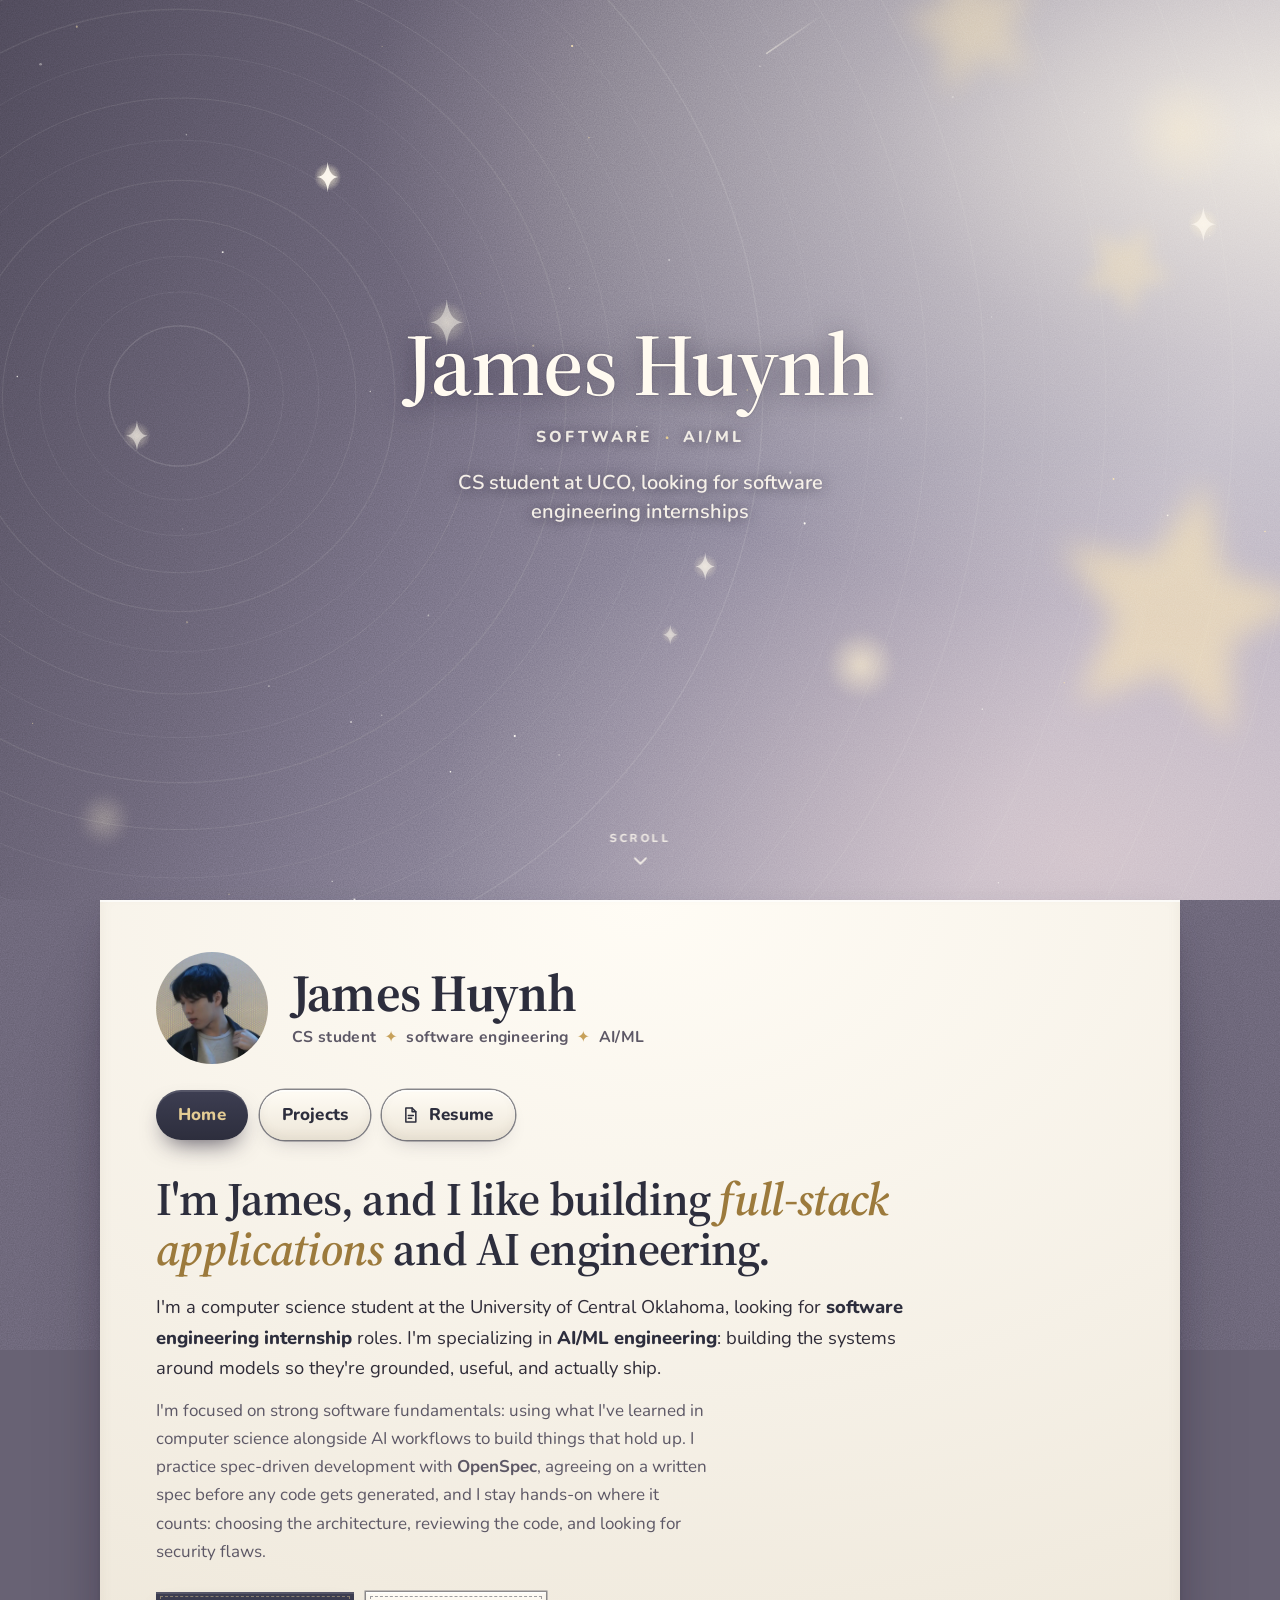
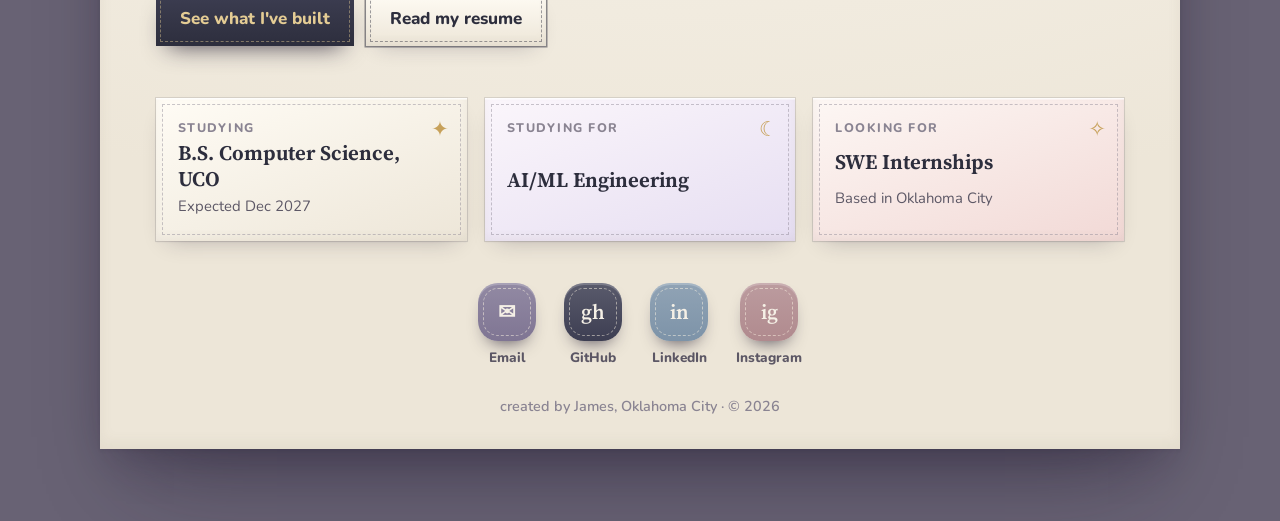
<file: index.html>
<!DOCTYPE html>
<html lang="en">
<head>
  <meta charset="UTF-8" />
  <meta name="viewport" content="width=device-width, initial-scale=1.0, viewport-fit=cover" />
  <title>James Huynh</title>
  <meta name="author" content="James Huynh" />
  <meta name="description" content="James Huynh, computer science student at the University of Central Oklahoma looking for software engineering internships, specializing in AI/ML engineering." />
  <meta name="theme-color" content="#686274" />
  <meta name="referrer" content="strict-origin-when-cross-origin" />

  <meta property="og:title" content="James Huynh" />
  <meta property="og:description" content="CS student looking for software engineering internships, specializing in AI/ML engineering." />
  <meta property="og:type" content="website" />
  <meta property="og:url" content="https://dearhuynh.com" />
  <meta property="og:image" content="https://dearhuynh.com/img/james.jpg" />

  <link rel="icon" href="data:image/svg+xml,%3Csvg xmlns='http://www.w3.org/2000/svg' viewBox='0 0 32 32'%3E%3Ccircle cx='16' cy='16' r='15' fill='%23686274'/%3E%3Cpath d='M16 5c.9 6.2 4.8 10.1 11 11-6.2.9-10.1 4.8-11 11-.9-6.2-4.8-10.1-11-11 6.2-.9 10.1-4.8 11-11z' fill='%23ffe8b0'/%3E%3C/svg%3E" />
  <link rel="preconnect" href="https://fonts.googleapis.com" />
  <link rel="preconnect" href="https://fonts.gstatic.com" crossorigin />
  <link href="https://fonts.googleapis.com/css2?family=Nunito:wght@400;600;700;800&family=Source+Serif+4:ital,opsz,wght@0,8..60,400..700;1,8..60,400..700&display=swap" rel="stylesheet" />
  <link rel="stylesheet" href="css/theme.css?v=20261110a" />
  <link rel="stylesheet" href="css/site.css?v=20261110a" />
  <script>document.documentElement.classList.add('js');</script>
</head>
<body>
  <a class="skip" href="#stage">Skip to content</a>

  <div class="sky" aria-hidden="true">
    <canvas class="sky-canvas"></canvas>
    <div class="bokeh">
      <span class="b1"><svg viewBox="0 0 100 100"><path d="M50 4l13 30 32 3-24 21 7 32-28-17-28 17 7-32L5 37l32-3z"/></svg></span>
      <span class="b2"><svg viewBox="0 0 100 100"><path d="M50 4l13 30 32 3-24 21 7 32-28-17-28 17 7-32L5 37l32-3z"/></svg></span>
      <span class="b3"><svg viewBox="0 0 100 100"><path d="M50 4l13 30 32 3-24 21 7 32-28-17-28 17 7-32L5 37l32-3z"/></svg></span>
      <i class="b4"></i><i class="b5"></i><i class="b6"></i>
    </div>
  </div>
  <div class="grain" aria-hidden="true"></div>

  <div class="stage" id="stage">
    <header class="sky-intro" aria-hidden="true">
      <p class="sky-name">James Huynh</p>
      <p class="sky-tag">Software <i>·</i> AI/ML</p>
      <p class="sky-line">CS student at UCO, looking for software engineering internships</p>
      <a class="sky-cue" href="#home" data-to-card tabindex="-1">
        <span>scroll</span>
        <svg viewBox="0 0 24 24"><path d="M6 9l6 6 6-6" /></svg>
      </a>
    </header>
    <div class="plush">

      <header class="crest">
        <div class="avatar">
          <img src="img/james.jpg" alt="Photo of James" width="480" height="480" fetchpriority="high" />
        </div>
        <div class="crest-text">
          <h1>James Huynh</h1>
          <p class="tagline">CS student <i>✦</i> software engineering <i>✦</i> AI/ML</p>
        </div>
      </header>

      <nav class="pills" aria-label="Sections">
        <a class="pill" href="#home" data-view="home" aria-current="page">
          <span>Home</span>
        </a>
        <a class="pill" href="#projects" data-view="projects">
          <span>Projects</span>
        </a>
        <a class="pill" href="#resume" data-view="resume">
          <svg viewBox="0 0 24 24" aria-hidden="true"><path d="M7 3.5h7.5L19 8v12.5H7z" /><path d="M14.5 3.5V8H19M10 12.5h6M10 16h4" /></svg>
          <span>Resume</span>
        </a>
      </nav>

      <main class="views">

        <section class="view" id="home" data-view-panel="home" aria-label="About me">
          <div class="home-grid">
            <div class="hello">
              <h2 data-rise>I'm James, and I like building <em>full‑stack applications</em> and AI engineering.</h2>
              <p class="lead" data-rise>
                I'm a computer science student at the University of Central Oklahoma, looking for
                <strong>software engineering internship</strong> roles. I'm specializing in
                <strong>AI/ML engineering</strong>: building the systems around models so they're
                grounded, useful, and actually ship.
              </p>
              <p data-rise>
                I'm focused on strong software fundamentals: using what I've learned in computer science
                alongside AI workflows to build things that hold up. I practice spec-driven development
                with <strong>OpenSpec</strong>, agreeing on a written spec before any code gets generated,
                and I stay hands-on where it counts: choosing the architecture, reviewing the code, and
                looking for security flaws.
              </p>


              <div class="cta" data-rise>
                <a class="btn btn-navy" href="#projects" data-go="projects">See what I've built</a>
                <a class="btn btn-cloth" href="#resume" data-go="resume">Read my resume</a>
              </div>
            </div>

          </div>

          <ul class="patches" aria-label="Quick facts">
            <li class="patch" data-rise>
              <span class="patch-icon" aria-hidden="true">✦</span>
              <span class="patch-label">Studying</span>
              <span class="patch-value">B.S. Computer Science, UCO</span>
              <span class="patch-sub">Expected Dec 2027</span>
            </li>
            <li class="patch" data-rise>
              <span class="patch-icon" aria-hidden="true">☾</span>
              <span class="patch-label">Studying for</span>
              <span class="patch-value">AI/ML Engineering</span>
            </li>
            <li class="patch" data-rise>
              <span class="patch-icon" aria-hidden="true">✧</span>
              <span class="patch-label">Looking for</span>
              <span class="patch-value">SWE Internships</span>
              <span class="patch-sub">Based in Oklahoma City</span>
            </li>
          </ul>
        </section>

        <section class="view" id="projects" data-view-panel="projects" aria-label="Projects">
          <header class="view-head">
            <p class="hand-note" data-rise>things I've made for real people</p>
            <h2 data-rise>Projects</h2>
          </header>

          <article class="project feature" data-rise aria-labelledby="feesh-title">
            <div class="project-top">
              <div>
                <p class="kicker"><span class="dot"></span>Client project · Twitch donations</p>
                <h3 id="feesh-title">FeeshTank</h3>
              </div>
              <ul class="chips" aria-label="What I did">
                <li>TypeScript</li><li>React</li><li>Fastify</li><li>PostgreSQL</li><li>Stripe</li><li>Twitch API</li><li>WebSockets</li>
              </ul>
            </div>

            <p class="project-lede">
              A Twitch donation app where a donation swims across the stream. Viewers draw a fish
              (or a jelly, or a star) in crayon on a fish template. The streamer approves it before it
              shows up live on their OBS overlay. Built for a client from a rough idea to a working
              product and led the technical side.
            </p>

            <div class="gallery" data-gallery>
              <button class="shot-main" type="button" aria-label="Open screenshot larger">
                <img src="img/projects/feeshtank-1.webp" alt="FeeshTank landing page: hand-drawn crayon fish, a jellyfish and a rocket swimming under the headline Every donation swims across your stream" width="1440" height="900" />
              </button>
              <div class="shot-thumbs" role="list">
                <button class="shot-thumb" type="button" role="listitem" aria-pressed="true"><img src="img/projects/feeshtank-1.webp" alt="FeeshTank landing page: hand-drawn crayon fish, a jellyfish and a rocket swimming under the headline Every donation swims across your stream" width="1440" height="900" loading="lazy" /></button>
                <button class="shot-thumb" type="button" role="listitem" aria-pressed="false"><img src="img/projects/feeshtank-2.webp" alt="The FeeshTank drawing page: a crayon fish on lined paper, a crayon palette, motion styles, and the Guppy, Koi and Whale tiers" width="1440" height="1279" loading="lazy" /></button>
                <button class="shot-thumb" type="button" role="listitem" aria-pressed="false"><img src="img/projects/feeshtank-3.webp" alt="Drawing with the tracing guide on, with a blank-paper warning above the send button" width="1440" height="1279" loading="lazy" /></button>
              </div>
            </div>

            <ol class="steps" aria-label="How it came together">
              <li>
                <h4>Requirements elicitation</h4>
                <p>Sat down with the client to turn the idea into clear, testable requirements before any code.</p>
              </li>
              <li>
                <h4>Choosing the architecture</h4>
                <p>Weighed the options against those requirements and picked the stack and structure we built on.</p>
              </li>
              <li>
                <h4>Designer + client</h4>
                <p>Worked with a graphic designer and the client to bring the look to life without losing what it needed to do.</p>
              </li>
              <li>
                <h4>Security audits + review</h4>
                <p>Ran security audits and reviewed code so what shipped was something I'd stand behind.</p>
              </li>
            </ol>
          </article>

          <article class="project" data-rise aria-labelledby="mimi-title">
            <div class="project-top">
              <div>
                <p class="kicker"><span class="dot"></span>Discord stream alert bot · built for a VTuber community</p>
                <h3 id="mimi-title">Mimi Bot</h3>
              </div>
              <ul class="chips" aria-label="Built with">
                <li>Python</li><li>discord.py</li><li>Twitch API</li><li>Google Cloud</li>
              </ul>
            </div>

            <div class="mimi">
              <div class="mimi-text">
                <h4 class="mini-head">The task</h4>
                <p>
                  The client wanted their own custom, private Discord bot to fulfill their needs. The goal
                  was to create a bot that could announce Twitch streams and have certain features.
                </p>
                <h4 class="mini-head">What the Discord bot does</h4>
                <ul class="star-list">
                  <li>Uses the Discord and Twitch APIs to send alerts to a chosen channel</li>
                  <li>When a stream ends, the embed updates to reflect the stream's end and how long it lasted</li>
                  <li>Each member gets their own custom colors and messages</li>
                  <li>Custom commands let the client control the bot's actions</li>
                </ul>
              </div>
              <div class="gallery gallery-single" data-gallery>
                <button class="shot-main" type="button" aria-label="Open screenshot larger">
                  <img src="img/projects/mimi-alerts.webp" alt="Two Mimi alerts in Discord after their streams ended, each with its own embed color, the game, how long the stream lasted, and a Visit Channel button. Usernames and stream titles are redacted." width="900" height="1286" loading="lazy" />
                </button>
              </div>
            </div>
          </article>


          <dialog class="lightbox" data-lightbox aria-label="Screenshot">
            <img alt="" />
            <button class="lightbox-close" type="button" aria-label="Close">✕</button>
          </dialog>
        </section>

        <section class="view" id="resume" data-view-panel="resume" aria-label="Resume">
          <header class="view-head resume-head">
            <div>
              <p class="hand-note" data-rise>the one-page version of me</p>
              <h2 data-rise>Resume</h2>
            </div>
            <div class="resume-actions" data-rise>
              <a class="btn btn-navy" href="resume.pdf" download="James_Huynh_Resume.pdf">Download PDF</a>
              <button class="btn btn-cloth" type="button" data-print>Print</button>
            </div>
          </header>

          <div class="paper-wrap" data-rise>
            <article class="sheet" aria-label="Resume of James Huynh">
              <header class="sheet-head">
                <h3>James Huynh</h3>
                <p class="sheet-contact">
                  <a href="tel:+14055055160">405-505-5160</a>
                  <a href="mailto:jameshuynh.dev@gmail.com">jameshuynh.dev@gmail.com</a>
                  <a href="https://www.linkedin.com/in/jameshuynh-dev/" target="_blank" rel="noopener noreferrer">linkedin.com/in/jameshuynh-dev</a>
                  <a href="https://github.com/jameshuynh-dev" target="_blank" rel="noopener noreferrer">github.com/jameshuynh-dev</a>
                  <a href="https://dearhuynh.com">dearhuynh.com</a>
                </p>
              </header>

              <section>
                <h4>Education</h4>
                <div class="item">
                  <p class="row"><b>University of Central Oklahoma</b><span>Edmond, OK</span></p>
                  <p class="row sub"><i>Bachelor of Science in Computer Science, GPA: 3.66</i><i>Expected Dec. 2027</i></p>
                </div>
                <div class="item">
                  <p class="row"><b>Oklahoma City Community College</b><span>Oklahoma City, OK</span></p>
                  <p class="row sub"><i>Associate of Science in Computer Science</i><i>2024 – 2025</i></p>
                </div>
                <p class="note"><b>Relevant Coursework:</b> Linear Algebra, Discrete Mathematics, Software Engineering, Computer Organization &amp; Architecture II, Digital Logic, C++ Programming, Cybersecurity, Statistics, Software Development</p>
                <p class="note"><b>Upcoming Coursework:</b> Artificial Intelligence, Machine Learning, Deep Learning</p>
              </section>

              <section>
                <h4>Projects</h4>
                <div class="item">
                  <p class="row"><span><b>FeeshTank</b> <span class="sep">|</span> <i>Twitch Donation App (Client Project)</i></span><span>2026</span></p>
                  <p class="note"><b>Tech Stack:</b> TypeScript, React, Node.js (Fastify), PostgreSQL, Stripe, WebSockets, Docker, Railway</p>
                  <ul>
                    <li>Built a Twitch donation app where viewers draw a fish that swims across the stream through an OBS overlay once approved by the streamer.</li>
                    <li>Led requirements elicitation with the client, defining core feature sets including donation tiers and hold-until-approved payment processing.</li>
                    <li>Architected application structure and designed user interfaces in collaboration with a graphic designer and the client.</li>
                    <li>Executed security audits and code reviews throughout development to ensure code quality and maintainability.</li>
                    <li>Wrote unit and end-to-end tests with Vitest and Playwright covering webhooks, tank logic, and the full donation flow.</li>
                  </ul>
                </div>
                <div class="item">
                  <p class="row"><span><b>Custom Alerts Discord Bot</b> <span class="sep">|</span> <i>Client Project</i></span><span>2026</span></p>
                  <p class="note"><b>Tech Stack:</b> Python, discord.py, Twitch API, Google Cloud</p>
                  <ul>
                    <li>Gathered requirements from a streaming community's organizer and built a private bot posting live embed alerts when members go live on Twitch.</li>
                    <li>Enabled custom organizer configurations for member profiles, including tailored embed colors and direct stream redirection buttons.</li>
                    <li>Automated stream status tracking to update alerts upon stream conclusion with final title, category, and total duration.</li>
                    <li>Deployed and maintained the bot on a Google Cloud VM running 24/7 for the community's live notifications.</li>
                  </ul>
                </div>
              </section>

              <section>
                <h4>Technical Skills</h4>
                <p class="note"><b>Languages:</b> Python, Java, C++, TypeScript, HTML, CSS</p>
                <p class="note"><b>Frameworks &amp; Libraries:</b> React, Node.js, Tailwind CSS</p>
                <p class="note"><b>Databases:</b> PostgreSQL</p>
                <p class="note"><b>Tools &amp; Infrastructure:</b> Git, GitHub, Docker, Railway, Google Cloud, OpenSpec</p>
              </section>

              <section>
                <h4>Experience</h4>
                <div class="item">
                  <p class="row"><b>DoorDash Delivery Driver</b><span>Oklahoma City, OK <span class="sep">|</span> 2024 – Present</span></p>
                  <p class="row sub"><i>Part-time job during studies</i></p>
                </div>
              </section>
            </article>
          </div>
        </section>

      </main>

      <footer class="hem">
        <ul class="buttons" aria-label="Find me">
          <li><a class="round" href="mailto:jameshuynh.dev@gmail.com"><span class="round-face">✉</span><span class="round-label">Email</span></a></li>
          <li><a class="round" href="https://github.com/jameshuynh-dev" target="_blank" rel="noopener noreferrer"><span class="round-face">gh</span><span class="round-label">GitHub</span></a></li>
          <li><a class="round" href="https://www.linkedin.com/in/jameshuynh-dev/" target="_blank" rel="noopener noreferrer"><span class="round-face">in</span><span class="round-label">LinkedIn</span></a></li>
          <li><a class="round" href="https://www.instagram.com/dearhuynh/" target="_blank" rel="noopener noreferrer"><span class="round-face">ig</span><span class="round-label">Instagram</span></a></li>
        </ul>
        <p class="signoff">created by James, Oklahoma City · &copy; 2026</p>
      </footer>
    </div>
  </div>

  <script src="js/sky.js?v=20261110a" defer></script>
  <script src="js/app.js?v=20261110a" defer></script>
  <script src="js/trail.js?v=20261110a" defer></script>
</body>
</html>
</file>
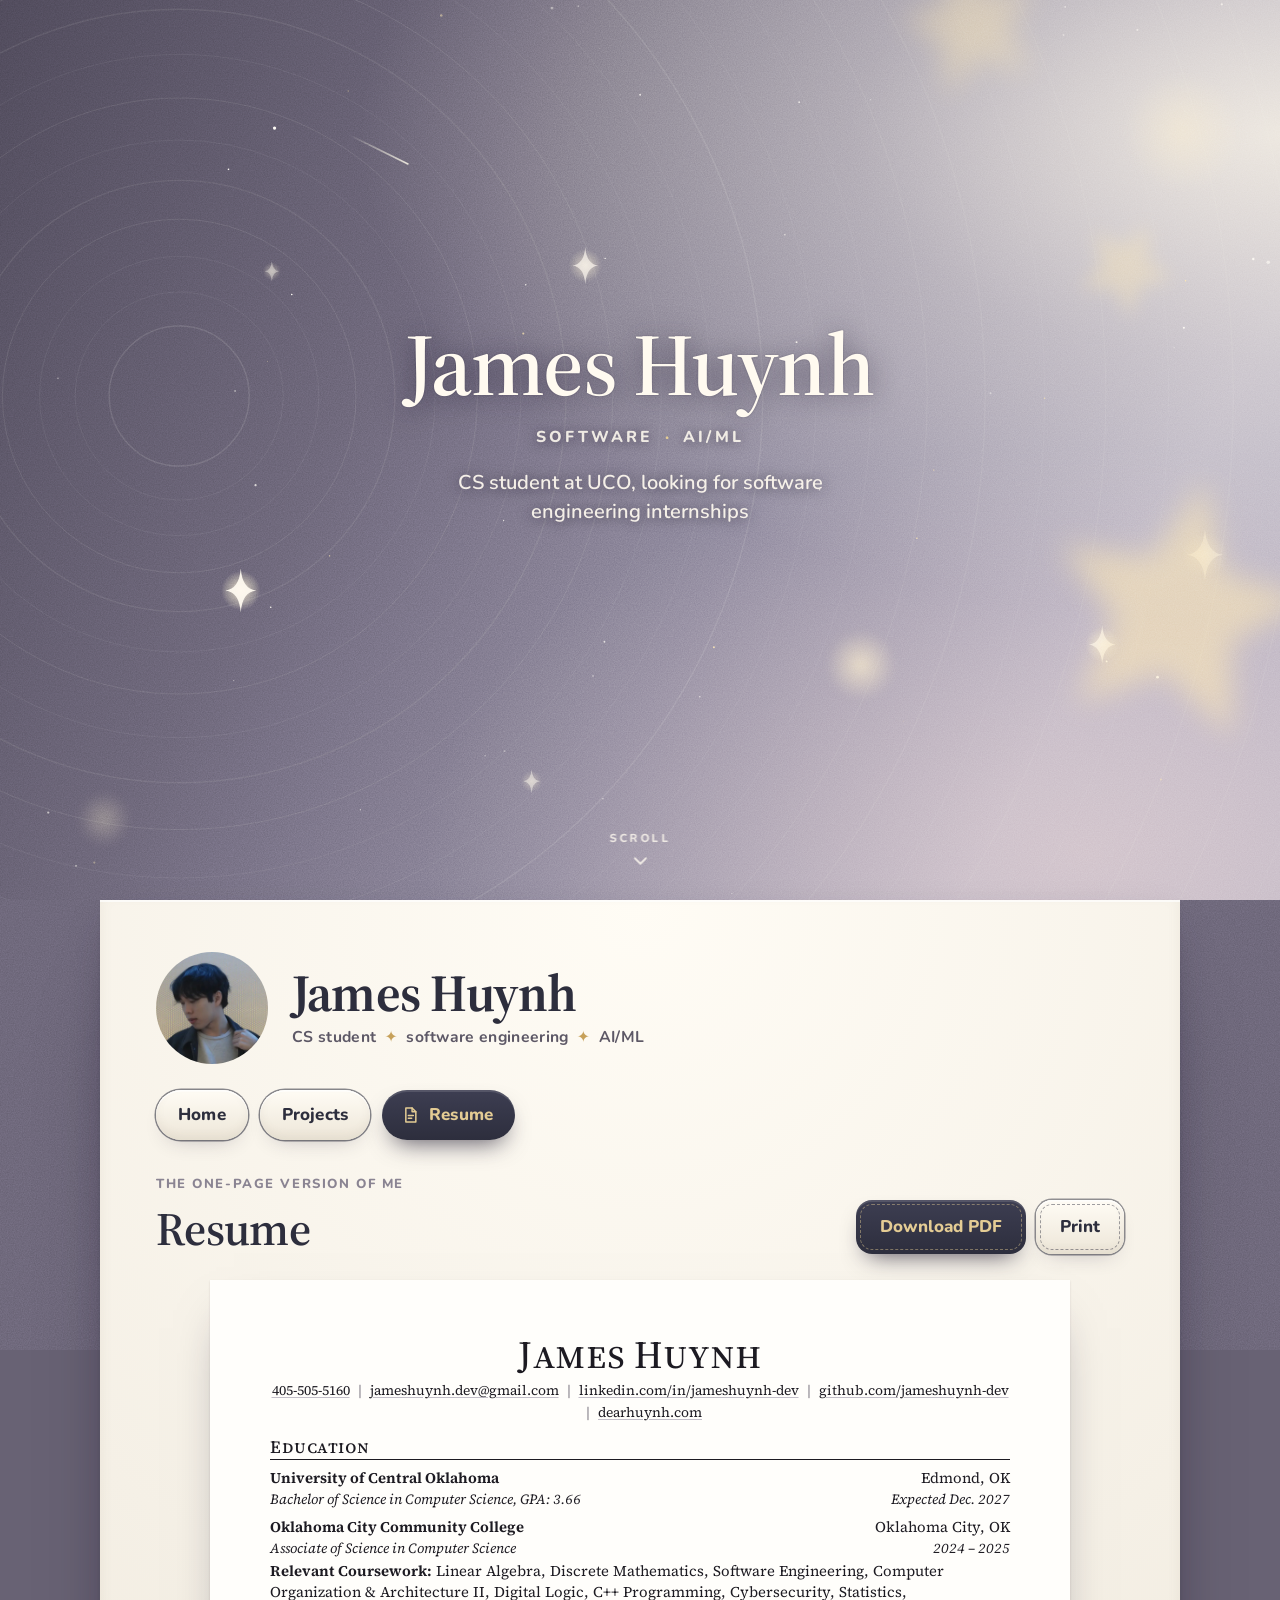
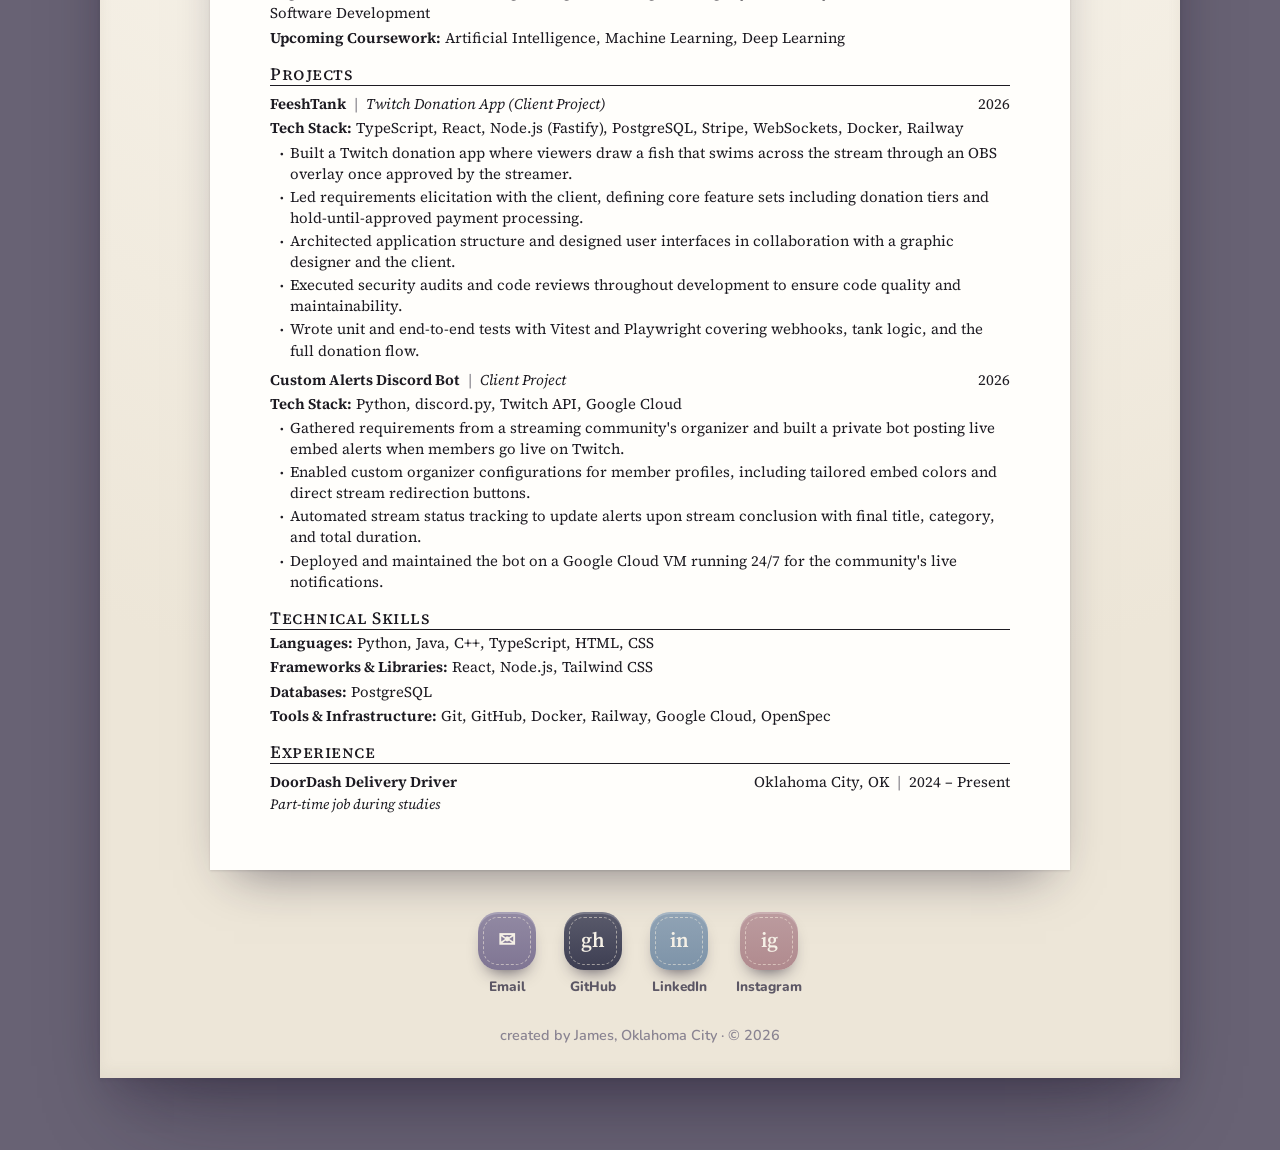
<file: resume.html>
<!DOCTYPE html>
<html lang="en">
<head>
  <meta charset="UTF-8" />
  <meta name="viewport" content="width=device-width, initial-scale=1.0" />
  <title>Resume · James Huynh</title>
  <meta name="robots" content="noindex" />
  <link rel="canonical" href="https://dearhuynh.com/#resume" />
  <meta http-equiv="refresh" content="0; url=index.html#resume" />
  <script>location.replace('index.html#resume');</script>
</head>
<body>
  <p>The resume lives on the main page now: <a href="index.html#resume">dearhuynh.com/#resume</a></p>
</body>
</html>
</file>
<file: css/theme.css>
/* palette: dusk lavender sky, cream cloth, navy and soft gold */
:root {
  --sky-deep: #4c4757;
  --sky: #686274;
  --sky-mid: #8a849a;
  --sky-soft: #b5afc0;
  --sky-glow: #ece6de;

  --cream: #f5f0e6;
  --cream-2: #ede6d8;
  --cream-3: #e2d9c7;
  --ivory: #fffcf5;

  --navy: #2d2e3d;
  --navy-2: #3d3e52;
  --ink: #2f2c38;
  --ink-soft: #5d5866;
  --ink-faint: #8a8492;

  --gold: #c7a15a;
  --gold-soft: #e4cc94;
  --gold-deep: #9c7a3c;
  --gold-glow: #ffe8b0;

  --lilac: #cbbfe0;
  --lilac-soft: #e6def2;
  --rose: #d9a7a6;
  --rose-soft: #f2d9d6;
  --sage: #9db3a8;
  --amber: #d9b27e;
  --dusk: #8e97b8;

  --font-display: "Source Serif 4", "Iowan Old Style", Georgia, serif;
  --font-body: "Nunito", ui-rounded, "SF Pro Rounded", system-ui, sans-serif;

  --radius-plush: 30px;
  --radius-patch: 22px;
  --radius-pill: 999px;

  --stitch: 2px dashed color-mix(in srgb, var(--gold) 70%, transparent);
  --stitch-soft: 1.5px dashed color-mix(in srgb, var(--ink-faint) 45%, transparent);

  --shadow-plush:
    inset 0 2px 0 rgba(255, 255, 255, 0.7),
    inset 0 -6px 14px rgba(120, 100, 80, 0.08),
    0 2px 3px rgba(40, 32, 50, 0.08),
    0 18px 40px -12px rgba(40, 32, 55, 0.35),
    0 60px 90px -40px rgba(30, 24, 45, 0.45);
  --shadow-patch:
    inset 0 1.5px 0 rgba(255, 255, 255, 0.8),
    inset 0 -4px 10px rgba(120, 100, 80, 0.07),
    0 1px 2px rgba(40, 32, 50, 0.08),
    0 10px 22px -12px rgba(40, 32, 55, 0.3);

  --ease-soft: cubic-bezier(0.22, 1, 0.36, 1);
  --ease-squish: cubic-bezier(0.34, 1.56, 0.64, 1);

  --gutter: clamp(16px, 4vw, 40px);
}

*, *::before, *::after { box-sizing: border-box; }

html {
  color-scheme: light;
  -webkit-text-size-adjust: 100%;
  scrollbar-color: var(--sky-soft) var(--sky-deep);
}

body {
  margin: 0;
  min-height: 100vh;
  min-height: 100dvh;
  font-family: var(--font-body);
  font-size: 1.0625rem;
  line-height: 1.65;
  color: var(--ink);
  background: var(--sky);
  -webkit-font-smoothing: antialiased;
  overflow-x: clip;
}

h1, h2, h3, h4 {
  margin: 0;
  font-family: var(--font-display);
  font-weight: 600;
  line-height: 1.08;
  letter-spacing: -0.015em;
  text-wrap: balance;
}

p { margin: 0; text-wrap: pretty; }
a { color: inherit; }
img { max-width: 100%; height: auto; display: block; }
svg { display: block; }
button { font: inherit; color: inherit; }
[hidden] { display: none !important; }

::selection { background: var(--gold-soft); color: var(--navy); }

:focus-visible {
  outline: 2.5px solid var(--gold);
  outline-offset: 3px;
  border-radius: 10px;
}

.sr-only {
  position: absolute;
  width: 1px; height: 1px;
  overflow: hidden;
  clip-path: inset(50%);
  white-space: nowrap;
}

@media (prefers-reduced-motion: reduce) {
  *, *::before, *::after {
    animation-duration: 0.01ms !important;
    animation-iteration-count: 1 !important;
    transition-duration: 0.01ms !important;
    scroll-behavior: auto !important;
  }
}
</file>
<file: css/site.css>
/* ---------- sky + grain ---------- */

.sky {
  position: fixed;
  inset: 0;
  z-index: 0;
  background:
    radial-gradient(120% 90% at 100% 15%, var(--sky-glow) 0%, color-mix(in srgb, var(--sky-glow) 40%, transparent) 28%, transparent 60%),
    radial-gradient(80% 70% at 85% 95%, rgba(242, 217, 214, 0.45), transparent 65%),
    linear-gradient(118deg, var(--sky-deep) 0%, var(--sky) 32%, var(--sky-mid) 58%, var(--sky-soft) 82%);
}

.grain {
  position: fixed;
  inset: -50%;
  z-index: 1;
  pointer-events: none;
  opacity: 0.16;
  mix-blend-mode: overlay;
  background-image: url("data:image/svg+xml,%3Csvg xmlns='http://www.w3.org/2000/svg' width='220' height='220'%3E%3Cfilter id='n'%3E%3CfeTurbulence type='fractalNoise' baseFrequency='0.85' numOctaves='3' stitchTiles='stitch'/%3E%3CfeColorMatrix values='0 0 0 0 1 0 0 0 0 1 0 0 0 0 1 0 0 0 1.4 -0.2'/%3E%3C/filter%3E%3Crect width='100%25' height='100%25' filter='url(%23n)'/%3E%3C/svg%3E");
}

.skip {
  position: fixed;
  top: 12px; left: 12px;
  z-index: 100;
  padding: 10px 16px;
  border-radius: var(--radius-pill);
  background: var(--navy);
  color: var(--cream);
  text-decoration: none;
  transform: translateY(-160%);
  transition: transform 0.25s var(--ease-soft);
}
.skip:focus { transform: none; }

/* ---------- the plush card ---------- */

.stage {
  position: relative;
  z-index: 2;
  padding: 0 var(--gutter) clamp(40px, 8vh, 96px);
}

.plush {
  position: relative;
  max-width: 1080px;
  margin-inline: auto;
  border-radius: var(--radius-plush);
  background:
    radial-gradient(130% 80% at 50% 0%, var(--ivory), var(--cream) 55%, var(--cream-2));
  box-shadow: var(--shadow-plush);
  padding-bottom: 8px;
}


/* ---------- crest ---------- */

.crest {
  display: flex;
  align-items: center;
  gap: clamp(14px, 2.5vw, 24px);
  padding: clamp(34px, 5vw, 52px) clamp(28px, 5vw, 56px) 8px;
}

.avatar {
  flex: none;
  width: clamp(84px, 10vw, 112px);
  aspect-ratio: 1;
}
.avatar img {
  width: 100%;
  height: 100%;
  border-radius: 50%;
  object-fit: cover;
  object-position: 50% 30%;
}

.crest h1 {
  font-size: clamp(2rem, 4vw + 0.5rem, 3.25rem);
  color: var(--navy);
  font-weight: 650;
}

.tagline {
  margin-top: 4px;
  font-size: 0.98rem;
  font-weight: 700;
  color: var(--ink-soft);
  letter-spacing: 0.02em;
}
.tagline i {
  font-style: normal;
  color: var(--gold);
  margin-inline: 4px;
}

/* ---------- nav pills ---------- */

.pills {
  position: relative;
  display: flex;
  flex-wrap: wrap;
  gap: 12px;
  padding: 18px clamp(28px, 5vw, 56px) 8px;
}

.pill {
  --pill-bg: var(--cream-2);
  position: relative;
  display: inline-flex;
  align-items: center;
  gap: 9px;
  padding: 11px 22px 11px 18px;
  border-radius: var(--radius-pill);
  background: linear-gradient(var(--ivory), var(--pill-bg));
  color: var(--navy);
  font-weight: 800;
  letter-spacing: 0.01em;
  text-decoration: none;
  box-shadow: var(--shadow-patch), 0 0 0 1.5px rgba(45, 46, 61, 0.55);
  transition: transform 0.35s var(--ease-squish), box-shadow 0.3s ease, color 0.3s ease, background 0.3s ease;
  -webkit-tap-highlight-color: transparent;
}
.pill svg {
  width: 20px;
  height: 20px;
  fill: none;
  stroke: currentColor;
  stroke-width: 1.8;
  stroke-linecap: round;
  stroke-linejoin: round;
}
.pill:hover { transform: translateY(-2px); }
.pill:active { transform: translateY(1px) scale(0.95); }

.pill[aria-current="page"] {
  background: linear-gradient(var(--navy-2), var(--navy));
  color: var(--gold-soft);
  box-shadow: inset 0 2px 0 rgba(255, 255, 255, 0.12), 0 10px 22px -10px rgba(30, 24, 45, 0.7), 0 0 0 1.5px var(--navy);
}

/* ---------- views ---------- */

.views {
  position: relative;
  padding: 26px clamp(28px, 5vw, 56px) 34px;
}

.view h2 {
  color: var(--navy);
  font-size: clamp(1.9rem, 2.6vw + 0.9rem, 2.9rem);
}
.view h2 em {
  font-style: italic;
  color: var(--gold-deep);
}

.hand-note {
  font-size: 0.82rem;
  font-weight: 800;
  letter-spacing: 0.12em;
  text-transform: uppercase;
  color: var(--ink-faint);
  margin-bottom: 8px;
}

.lead {
  font-size: 1.15rem;
  margin-block: 18px 14px;
  color: var(--ink);
}
.lead strong { color: var(--navy); font-weight: 800; }
.hello p:not([class]) { color: var(--ink-soft); max-width: 56ch; }

/* ---------- home ---------- */

.home-grid {
  max-width: 760px;
}

.cta {
  display: flex;
  flex-wrap: wrap;
  gap: 12px;
  margin-top: 26px;
}

.btn {
  position: relative;
  display: inline-flex;
  align-items: center;
  padding: 13px 24px;
  border-radius: 16px;
  font-weight: 800;
  text-decoration: none;
  transition: transform 0.35s var(--ease-squish), box-shadow 0.3s ease;
  -webkit-tap-highlight-color: transparent;
}
.btn::after {
  content: "";
  position: absolute;
  inset: 4px;
  border-radius: 12px;
  border: 1.5px dashed currentColor;
  opacity: 0.45;
  pointer-events: none;
}
.btn:hover { transform: translateY(-2px); }
.btn:active { transform: translateY(1px) scale(0.96); }

.btn-navy {
  background: linear-gradient(var(--navy-2), var(--navy));
  color: var(--gold-soft);
  box-shadow: inset 0 2px 0 rgba(255, 255, 255, 0.12), 0 12px 24px -12px rgba(30, 24, 45, 0.8);
}
.btn-cloth {
  background: linear-gradient(var(--ivory), var(--cream-2));
  color: var(--navy);
  box-shadow: var(--shadow-patch), 0 0 0 1.5px rgba(45, 46, 61, 0.5);
}

/* ---------- patches ---------- */

.patches {
  list-style: none;
  margin: clamp(34px, 5vw, 52px) 0 0;
  padding: 0;
  display: grid;
  grid-template-columns: repeat(3, minmax(0, 1fr));
  gap: 18px;
}

.patch {
  position: relative;
  display: grid;
  gap: 2px;
  padding: 20px 22px 22px;
  border-radius: var(--radius-patch);
  background: linear-gradient(160deg, var(--ivory), var(--cream-2));
  box-shadow: var(--shadow-patch), 0 0 0 1px rgba(45, 46, 61, 0.12);
  transition: transform 0.45s var(--ease-squish), box-shadow 0.3s ease;
}
.patch::before {
  content: "";
  position: absolute;
  inset: 6px;
  border-radius: calc(var(--radius-patch) - 6px);
  border: var(--stitch-soft);
  pointer-events: none;
}
.patch:nth-child(2) { background: linear-gradient(160deg, #fbf6fb, var(--lilac-soft)); }
.patch:nth-child(3) { background: linear-gradient(160deg, #fdf7f4, var(--rose-soft)); }
.patch:hover { transform: translateY(-4px); }

.patch-icon {
  position: absolute;
  top: 14px;
  right: 18px;
  color: var(--gold);
  font-size: 1.3rem;
}
.patch-label {
  font-size: 0.78rem;
  font-weight: 800;
  letter-spacing: 0.12em;
  text-transform: uppercase;
  color: var(--ink-faint);
}
.patch-value {
  font-family: var(--font-display);
  font-size: 1.3rem;
  font-weight: 650;
  color: var(--navy);
  line-height: 1.25;
}
.patch-sub {
  font-size: 0.93rem;
  color: var(--ink-soft);
}

/* ---------- hem ---------- */

.hem {
  padding: 8px clamp(28px, 5vw, 56px) 22px;
}

.buttons {
  list-style: none;
  margin: 0 0 26px;
  padding: 0;
  display: flex;
  flex-wrap: wrap;
  justify-content: center;
  gap: clamp(14px, 3vw, 28px);
}

.round {
  display: grid;
  justify-items: center;
  gap: 6px;
  text-decoration: none;
  -webkit-tap-highlight-color: transparent;
}
.round-face {
  --face: var(--navy-2);
  position: relative;
  width: 58px;
  height: 58px;
  border-radius: 20px;
  display: grid;
  place-items: center;
  background: linear-gradient(color-mix(in srgb, var(--face) 85%, #fff), var(--face));
  color: var(--cream);
  font-family: var(--font-display);
  font-size: 1.3rem;
  font-weight: 600;
  box-shadow: inset 0 2px 0 rgba(255, 255, 255, 0.2), 0 10px 18px -10px rgba(30, 24, 45, 0.8);
  transition: transform 0.4s var(--ease-squish);
}
.round-face::after {
  content: "";
  position: absolute;
  inset: 5px;
  border-radius: 15px;
  border: 1.5px dashed rgba(255, 248, 230, 0.5);
}
.buttons li:nth-child(1) .round-face { --face: #7f7593; }
.buttons li:nth-child(2) .round-face { --face: var(--navy-2); }
.buttons li:nth-child(3) .round-face { --face: #7d93a8; }
.buttons li:nth-child(4) .round-face { --face: #b08a8e; }

.round:hover .round-face { transform: translateY(-4px) scale(1.04); }
.round:active .round-face { transform: scale(0.92); }

.round-label {
  font-size: 0.85rem;
  font-weight: 800;
  color: var(--ink-soft);
}

.signoff {
  margin-top: 16px;
  text-align: center;
  font-size: 0.9rem;
  font-weight: 600;
  color: var(--ink-faint);
}

/* ---------- small screens ---------- */

@media (max-width: 820px) {
  .patches { grid-template-columns: 1fr; }
}

@media (max-width: 520px) {
  .plush { border-radius: 24px; }
  .crest { padding-inline: 22px; }
  /* on phones the first screen is all sky; the card follows with room below */
  .stage { padding: 0 20px 26vh; padding: 0 20px 26svh; }
  .avatar { width: 78px; }
  .pills { padding-inline: 18px; gap: 8px; display: grid; grid-template-columns: repeat(3, 1fr); }
  .pill { flex-direction: column; justify-content: center; gap: 3px; padding: 10px 4px 9px; border-radius: 18px; font-size: 0.9rem; }
  .pill-bead { border-radius: 18px; }
  .pill svg { width: 19px; height: 19px; }
  .views { padding-inline: 22px; }
  .hem { padding-inline: 22px; }
}

/* ---------- sky canvas + bokeh ---------- */

.sky-canvas {
  position: absolute;
  inset: 0;
  display: block;
}

.bokeh {
  position: absolute;
  inset: 0;
  overflow: hidden;
  pointer-events: none;
}
.bokeh span,
.bokeh i {
  position: absolute;
  display: block;
  animation: drift 18s ease-in-out infinite alternate;
}
.bokeh svg {
  width: 100%;
  height: 100%;
  fill: var(--gold-glow);
}
.bokeh span { filter: blur(14px); opacity: 0.55; }
.bokeh .b1 { right: -3vw; top: 52vh; width: 22vw; max-width: 300px; aspect-ratio: 1; rotate: 12deg; }
.bokeh .b2 { right: 18vw; top: -6vh; width: 12vw; max-width: 170px; aspect-ratio: 1; rotate: -14deg; opacity: 0.4; animation-duration: 24s; }
.bokeh .b3 { right: 8vw; top: 24vh; width: 8vw; max-width: 110px; aspect-ratio: 1; rotate: 30deg; opacity: 0.35; filter: blur(9px); animation-duration: 21s; }
.bokeh i {
  border-radius: 50%;
  background: radial-gradient(circle, rgba(255, 240, 205, 0.7), rgba(255, 240, 205, 0) 70%);
  filter: blur(4px);
}
.bokeh .b4 { right: 30vw; top: 70vh; width: 70px; height: 70px; animation-duration: 15s; }
.bokeh .b5 { right: 3vw; top: 8vh; width: 120px; height: 120px; opacity: 0.6; animation-duration: 26s; }
.bokeh .b6 { left: 6vw; bottom: 6vh; width: 54px; height: 54px; opacity: 0.4; animation-duration: 19s; }

@keyframes drift {
  from { transform: translate3d(0, 0, 0) scale(1); }
  to { transform: translate3d(-18px, 14px, 0) scale(1.06); }
}

@media (max-width: 700px) {
  .bokeh .b2, .bokeh .b3, .bokeh .b4 { display: none; }
  .bokeh .b1 { width: 46vw; top: 70vh; }
}

/* ---------- switching views ---------- */

.views { transition: height 0.55s var(--ease-soft); }
.js .views { overflow: clip; overflow-clip-margin: 40px; }

.view {
  transition: opacity 0.26s ease, transform 0.26s ease, filter 0.26s ease;
}
.view.is-leaving {
  opacity: 0;
  transform: translateY(-10px) scale(0.99);
  filter: blur(6px);
}

.view [data-rise] {
  transition:
    opacity 0.6s ease calc(var(--i, 0) * 65ms),
    transform 0.8s var(--ease-soft) calc(var(--i, 0) * 65ms),
    filter 0.6s ease calc(var(--i, 0) * 65ms);
}
.view.is-entering [data-rise] {
  opacity: 0;
  transform: translateY(18px);
  filter: blur(5px);
  transition: none;
}

/* ---------- the sliding bead under the active pill ---------- */

.pill-bead {
  position: absolute;
  top: 0;
  left: 0;
  z-index: 0;
  border-radius: var(--radius-pill);
  background: linear-gradient(var(--navy-2), var(--navy));
  box-shadow: inset 0 2px 0 rgba(255, 255, 255, 0.12), 0 12px 24px -10px rgba(30, 24, 45, 0.75);
  transition: transform 0.55s var(--ease-squish), width 0.45s var(--ease-soft);
  pointer-events: none;
}
.has-bead .pill { z-index: 1; }
.has-bead .pill[aria-current="page"] {
  background: transparent;
  box-shadow: none;
}

/* ---------- cursor trail ---------- */

.trail {
  position: fixed;
  inset: 0;
  z-index: 60;
  pointer-events: none;
}

/* ---------- projects ---------- */

.view-head { margin-bottom: 26px; }

.project {
  position: relative;
  padding: clamp(22px, 3.5vw, 36px);
  border-radius: var(--radius-patch);
  background: linear-gradient(165deg, var(--ivory), var(--cream-2));
  box-shadow: var(--shadow-patch), 0 0 0 1px rgba(45, 46, 61, 0.12);
}
.project + .project { margin-top: 26px; }
.project::before {
  content: "";
  position: absolute;
  inset: 8px;
  border-radius: calc(var(--radius-patch) - 8px);
  border: var(--stitch-soft);
  pointer-events: none;
}
.project.feature {
  background:
    radial-gradient(90% 70% at 100% 0%, rgba(230, 222, 242, 0.85), transparent 60%),
    linear-gradient(165deg, var(--ivory), var(--cream-2));
}
.project.feature::after {
  content: "featured ✦";
  position: absolute;
  top: -13px;
  right: 26px;
  padding: 3px 14px 5px;
  border-radius: 8px;
  background: var(--gold-soft);
  color: var(--navy);
  font-weight: 800;
  font-size: 0.85rem;
  line-height: 1.2;
  box-shadow: 0 0 0 1.5px var(--navy), 0 6px 12px -6px rgba(30, 24, 45, 0.6);
}

.project-top {
  display: flex;
  flex-wrap: wrap;
  align-items: flex-end;
  justify-content: space-between;
  gap: 14px 24px;
}
.project h3 {
  font-size: clamp(1.7rem, 2vw + 1rem, 2.4rem);
  color: var(--navy);
}
.kicker {
  display: inline-flex;
  align-items: center;
  gap: 8px;
  margin-bottom: 6px;
  font-size: 0.8rem;
  font-weight: 800;
  letter-spacing: 0.12em;
  text-transform: uppercase;
  color: var(--ink-faint);
}
.kicker .dot {
  width: 8px;
  height: 8px;
  border-radius: 50%;
  background: var(--gold);
  box-shadow: 0 0 0 3px rgba(199, 161, 90, 0.25);
}

.chips {
  list-style: none;
  margin: 0;
  padding: 0;
  display: flex;
  flex-wrap: wrap;
  gap: 8px;
}
.chips li,
.chip {
  padding: 5px 13px;
  border-radius: var(--radius-pill);
  background: var(--cream);
  font-size: 0.85rem;
  font-weight: 800;
  color: var(--ink-soft);
  box-shadow: inset 0 0 0 1.5px rgba(45, 46, 61, 0.18);
}

.project-lede {
  margin-top: 16px;
  max-width: 68ch;
  color: var(--ink-soft);
  font-size: 1.08rem;
}

/* screenshot gallery */
.gallery {
  margin-top: 24px;
  display: grid;
  gap: 12px;
}
.shot-main {
  position: relative;
  display: block;
  padding: 8px;
  border: 0;
  border-radius: 20px;
  background: #fff;
  cursor: zoom-in;
  box-shadow: -2px 0 0 rgba(255, 120, 150, 0.25), 2px 0 0 rgba(110, 200, 255, 0.25), 0 20px 36px -20px rgba(30, 24, 45, 0.6);
  transition: transform 0.5s var(--ease-soft);
}
.shot-main:hover { transform: translateY(-3px); }
.shot-main img,
.shot-thumb img {
  width: 100%;
  aspect-ratio: 16 / 10;
  object-fit: cover;
  object-position: top;
  border-radius: 13px;
  background: var(--cream-2);
}
.shot-main img { transition: opacity 0.3s ease, filter 0.3s ease; }
.shot-main.is-swapping img { opacity: 0; filter: blur(6px); }

.shot-thumbs {
  display: grid;
  grid-template-columns: repeat(3, minmax(0, 1fr));
  gap: 10px;
}
.shot-thumb {
  padding: 4px;
  border: 0;
  border-radius: 12px;
  background: #fff;
  cursor: pointer;
  opacity: 0.62;
  box-shadow: 0 0 0 1.5px rgba(45, 46, 61, 0.12);
  transition: opacity 0.25s ease, transform 0.35s var(--ease-squish), box-shadow 0.25s ease;
}
.shot-thumb img { border-radius: 9px; }
.shot-thumb:hover { opacity: 0.9; transform: translateY(-2px); }
.shot-thumb[aria-pressed="true"] {
  opacity: 1;
  box-shadow: 0 0 0 2px var(--gold), 0 8px 16px -10px rgba(30, 24, 45, 0.6);
}

/* while a screenshot hasn't been added yet, its frame stays a soft empty slide */
.shot-missing {
  position: relative;
  display: grid;
  place-items: center;
  width: 100%;
  aspect-ratio: 16 / 10;
  border-radius: 13px;
  background:
    radial-gradient(circle at 30% 30%, rgba(255, 255, 255, 0.6), transparent 50%),
    linear-gradient(135deg, var(--lilac-soft), var(--rose-soft));
  color: var(--ink-faint);
  font-size: 0.95rem;
}
.shot-thumb .shot-missing { border-radius: 9px; font-size: 0; }

.lightbox {
  max-width: min(1200px, 94vw);
  padding: 10px;
  border: 0;
  border-radius: 20px;
  background: #fff;
  box-shadow: 0 30px 80px -20px rgba(20, 16, 30, 0.7);
}
.lightbox::backdrop {
  background: rgba(40, 36, 52, 0.6);
  backdrop-filter: blur(6px);
}
.lightbox[open] { animation: pop 0.4s var(--ease-soft); }
.lightbox img { border-radius: 12px; max-height: 84vh; width: auto; margin: auto; }
.lightbox-close {
  position: absolute;
  top: 18px;
  right: 18px;
  width: 38px;
  height: 38px;
  border: 0;
  border-radius: 50%;
  background: var(--navy);
  color: var(--gold-soft);
  cursor: pointer;
}
@keyframes pop {
  from { opacity: 0; transform: translateY(14px) scale(0.97); }
}

/* how it came together */
.steps {
  list-style: none;
  counter-reset: step;
  margin: 30px 0 0;
  padding: 0;
  display: grid;
  grid-template-columns: repeat(4, minmax(0, 1fr));
  gap: 18px;
  position: relative;
}
.steps::before {
  content: "";
  position: absolute;
  top: 17px;
  left: 18px;
  right: 18px;
  border-top: 2px dashed color-mix(in srgb, var(--gold) 60%, transparent);
}
.steps li {
  position: relative;
  counter-increment: step;
  padding-top: 48px;
}
.steps li::before {
  content: counter(step);
  position: absolute;
  top: 0;
  left: 0;
  width: 36px;
  height: 36px;
  display: grid;
  place-items: center;
  border-radius: 50%;
  background: var(--navy);
  color: var(--gold-soft);
  font-family: var(--font-display);
  font-weight: 600;
  box-shadow: 0 0 0 4px var(--cream), 0 0 0 5.5px var(--gold);
}
.steps h4,
.mini-head {
  font-family: var(--font-body);
  font-size: 0.98rem;
  font-weight: 800;
  color: var(--navy);
  letter-spacing: 0;
}
.steps p {
  margin-top: 4px;
  font-size: 0.95rem;
  color: var(--ink-soft);
}

/* ---------- mimi ---------- */

.mimi {
  margin-top: 20px;
  display: grid;
  grid-template-columns: minmax(0, 1fr) minmax(0, 360px);
  gap: clamp(22px, 4vw, 48px);
  align-items: start;
}
.gallery-single { margin-top: 0; }
.gallery-single .shot-main img {
  aspect-ratio: auto;
  object-fit: contain;
}
.mini-head { margin-top: 18px; }
.mini-head:first-child { margin-top: 4px; }
.mimi-text p { margin-top: 6px; color: var(--ink-soft); }
.mimi-text strong { color: var(--navy); }

.star-list {
  list-style: none;
  margin: 8px 0 0;
  padding: 0;
  display: grid;
  gap: 9px;
}
.star-list li {
  position: relative;
  padding-left: 26px;
  color: var(--ink-soft);
}
.star-list li::before {
  content: "✦";
  position: absolute;
  left: 2px;
  top: 0;
  color: var(--gold);
}
.star-list b { color: var(--navy); }


@media (max-width: 900px) {
  .steps { grid-template-columns: repeat(2, minmax(0, 1fr)); row-gap: 26px; }
  .steps::before { display: none; }
  .mimi { grid-template-columns: 1fr; }
  .gallery-single { max-width: 420px; }
}
@media (max-width: 600px) {
  .steps { grid-template-columns: 1fr; }
  .shot-thumbs { gap: 6px; }
  .project.feature::after { right: 16px; }
}

/* ---------- resume ---------- */

.resume-head {
  display: flex;
  flex-wrap: wrap;
  align-items: flex-end;
  justify-content: space-between;
  gap: 16px;
}
.resume-actions { display: flex; flex-wrap: wrap; gap: 10px; }
.resume-actions button.btn { border: 0; cursor: pointer; }

.paper-wrap {
  position: relative;
  max-width: 860px;
  margin: 20px auto 0;
}
/* laid out like the classic one-page latex template, in html */
.sheet {
  position: relative;
  padding: clamp(26px, 5vw, 54px) clamp(20px, 5.5vw, 60px) clamp(30px, 5vw, 56px);
  background: #fffefb;
  color: #1d1b22;
  border-radius: 6px;
  font-family: var(--font-display);
  font-size: 0.93rem;
  line-height: 1.42;
  box-shadow: 0 1px 2px rgba(30, 24, 45, 0.12), 0 24px 50px -24px rgba(30, 24, 45, 0.55);
}
.sheet a { text-decoration: none; }
.sheet a:hover { text-decoration: underline; }
.sheet-head { text-align: center; }
.sheet-head h3 {
  font-size: clamp(1.8rem, 3vw + 0.6rem, 2.4rem);
  font-weight: 500;
  font-variant: small-caps;
  letter-spacing: 0.01em;
}
.sheet-contact {
  margin-top: 6px;
  display: flex;
  flex-wrap: wrap;
  justify-content: center;
  gap: 2px 0;
  font-size: 0.86rem;
}
.sheet-contact > * + *::before {
  content: "|";
  margin-inline: 8px;
  color: #6b6772;
  text-decoration: none;
  display: inline-block;
}
.sheet-contact a { text-decoration: underline; text-decoration-color: #c3bfc9; text-underline-offset: 2px; }

.sheet section { margin-top: 16px; }
.sheet h4 {
  font-family: inherit;
  font-size: 1.08rem;
  font-weight: 500;
  font-variant: small-caps;
  letter-spacing: 0.03em;
  padding-bottom: 2px;
  border-bottom: 1px solid #1d1b22;
}
.sheet .item { margin-top: 8px; }
.sheet .row {
  display: flex;
  flex-wrap: wrap;
  justify-content: space-between;
  gap: 0 16px;
}
.sheet .row b { font-weight: 650; }
.sheet .row > :last-child:not(:first-child) { margin-left: auto; text-align: right; white-space: nowrap; }
.sheet .row.sub { font-size: 0.88rem; }
.sheet .sep { margin-inline: 4px; color: #6b6772; }
.sheet .note { margin-top: 3px; }
.sheet .note b { font-weight: 650; }
.sheet ul {
  margin: 3px 0 0;
  padding-left: 20px;
  display: grid;
  gap: 2px;
}
.sheet li::marker { content: "•  "; font-size: 0.8em; }

@media (max-width: 600px) {
  .sheet .row { flex-direction: column; }
  .sheet .row > :last-child:not(:first-child) { margin-left: 0; text-align: left; white-space: normal; }
  .sheet-contact { flex-direction: column; align-items: center; }
  .sheet-contact > * + *::before { display: none; }
  .sheet .row.sub i + i { font-size: 0.84rem; color: #4a4652; }
}

/* ---------- printing prints just the resume ---------- */

@media print {
  @page { margin: 0.45in; }
  body { background: #fff; }
  .sky, .grain, .trail, .crest, .pills, .hem, .view-head, .skip, .lightbox { display: none !important; }
  .stage { padding: 0; }
  .plush { box-shadow: none; background: none; max-width: none; }
  .views { padding: 0; height: auto !important; }
  .view { display: none !important; }
  #resume { display: block !important; opacity: 1 !important; filter: none !important; transform: none !important; }
  #resume [data-rise] { opacity: 1 !important; transform: none !important; filter: none !important; }
  .paper-wrap { margin: 0; max-width: none; }
  .sheet { box-shadow: none; padding: 0; font-size: 10pt; }
  .sheet .row { flex-wrap: nowrap; }
  .sheet .row > * { white-space: nowrap; }
  .sheet .row > :first-child:not(:last-child) { white-space: normal; flex: 1; min-width: 0; }
  .sheet-contact { font-size: 8.6pt; flex-wrap: nowrap; white-space: nowrap; }
  .sheet-contact > * + *::before { margin-inline: 5px; }
}

/* ---------- square corners everywhere, except the nav pills,
   the social buttons and the resume download/print buttons ---------- */

*, *::before, *::after { border-radius: 0 !important; }

.pill, .pill-bead { border-radius: var(--radius-pill) !important; }
.round-face { border-radius: 20px !important; }
.round-face::after { border-radius: 15px !important; }
.resume-actions .btn { border-radius: 16px !important; }
.resume-actions .btn::after { border-radius: 12px !important; }

/* circles stay circles */
.avatar img, .kicker .dot, .steps li::before, .lightbox-close { border-radius: 50% !important; }

@media (max-width: 520px) {
  .pill, .pill-bead { border-radius: 18px !important; }
}

.pill:not(:has(svg)) { padding-left: 22px; }
@media (max-width: 520px) { .pill:not(:has(svg)) { padding-inline: 4px; } }

/* ---------- title screen: the sky and a name, before the card ---------- */

.sky-intro {
  position: relative;
  display: grid;
  align-content: center;
  justify-items: center;
  height: 100vh;
  height: 100svh;
  margin-inline: calc(-1 * var(--gutter));
  padding: 0 24px 6vh;
  text-align: center;
  color: #fffaf0;
  will-change: opacity, transform;
}
.sky-name {
  margin: 0;
  font-family: var(--font-display);
  font-weight: 600;
  font-size: clamp(2.6rem, 6vw + 1rem, 5.5rem);
  line-height: 1.02;
  letter-spacing: -0.015em;
  text-shadow: 0 2px 28px rgba(30, 24, 45, 0.55), 0 0 2px rgba(30, 24, 45, 0.3);
  animation: sky-rise 1.2s var(--ease-soft) both;
}
.sky-tag {
  margin: 14px 0 0;
  font-size: clamp(0.82rem, 0.3vw + 0.75rem, 1rem);
  font-weight: 800;
  letter-spacing: 0.2em;
  text-transform: uppercase;
  color: rgba(255, 250, 240, 0.88);
  text-shadow: 0 1px 12px rgba(30, 24, 45, 0.6);
  animation: sky-rise 1.2s var(--ease-soft) 0.15s both;
}
.sky-tag i { font-style: normal; color: var(--gold-soft); margin-inline: 4px; }
.sky-line {
  margin: 18px 0 0;
  max-width: 34ch;
  font-size: clamp(1rem, 0.5vw + 0.9rem, 1.25rem);
  font-weight: 600;
  line-height: 1.45;
  color: rgba(255, 250, 240, 0.92);
  text-shadow: 0 1px 14px rgba(30, 24, 45, 0.65);
  animation: sky-rise 1.2s var(--ease-soft) 0.3s both;
}
.sky-cue {
  position: absolute;
  left: 50%;
  bottom: calc(28px + env(safe-area-inset-bottom));
  translate: -50% 0;
  display: grid;
  justify-items: center;
  gap: 2px;
  color: rgba(255, 250, 240, 0.8);
  text-decoration: none;
  font-size: 0.72rem;
  font-weight: 800;
  letter-spacing: 0.22em;
  text-transform: uppercase;
  animation: sky-rise 1s ease 0.6s both;
}
.sky-cue:hover { color: #fff; }
.sky-cue svg {
  width: 22px;
  height: 22px;
  fill: none;
  stroke: currentColor;
  stroke-width: 2;
  stroke-linecap: round;
  stroke-linejoin: round;
  animation: sky-bob 2.2s ease-in-out 1.6s infinite;
}
@media (max-width: 520px) {
  .sky-intro { margin-inline: -20px; }
}

@keyframes sky-rise {
  from { opacity: 0; transform: translateY(14px); filter: blur(6px); }
}
@keyframes sky-bob {
  50% { transform: translateY(6px); }
}
</file>
